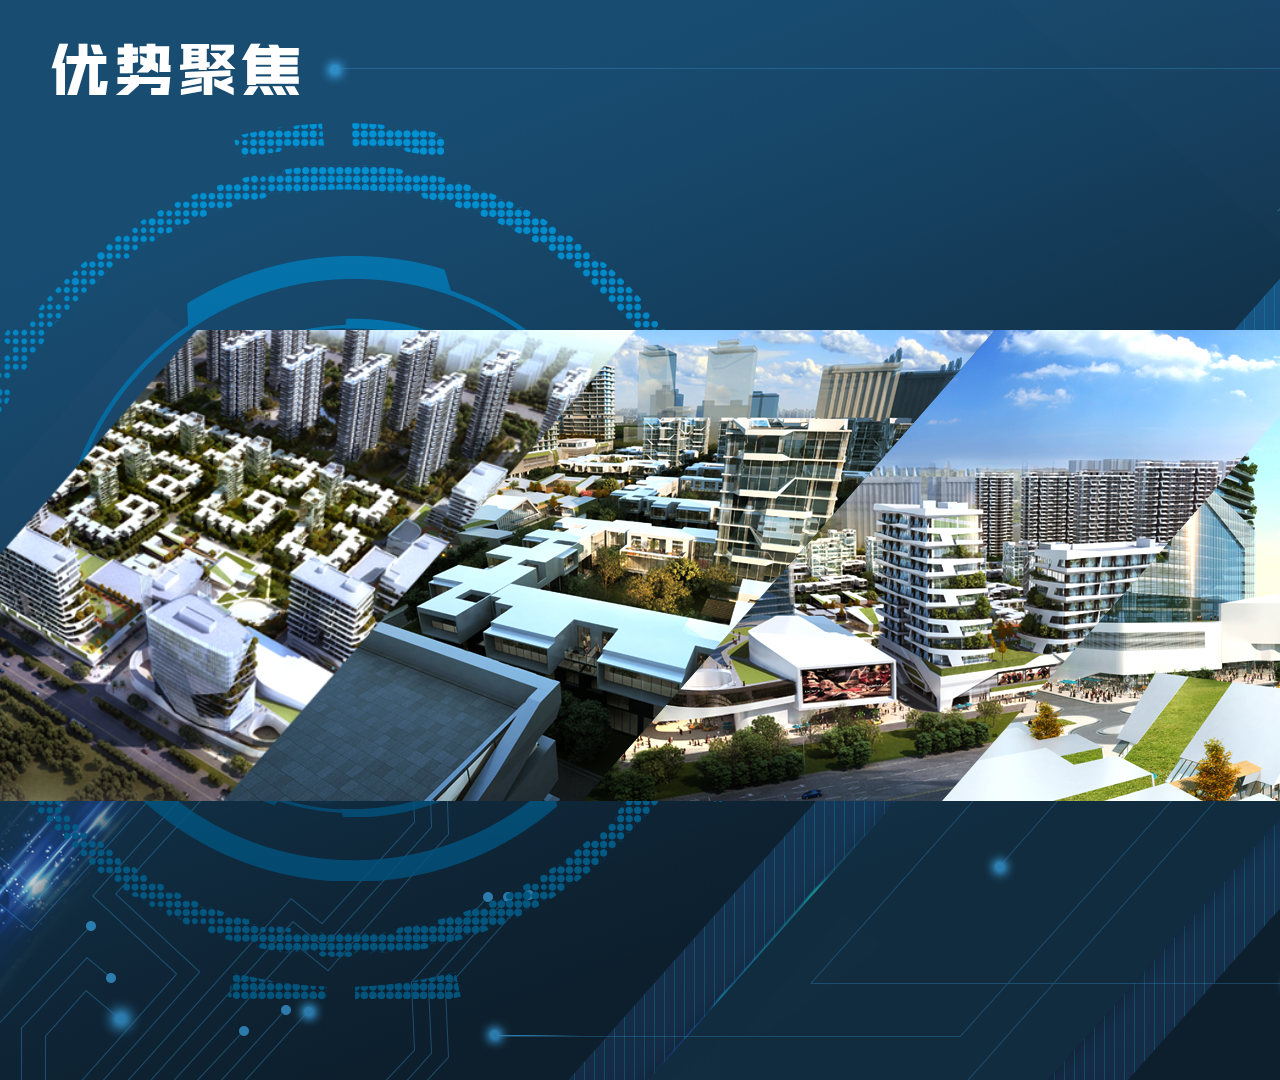
<file: index.html>
<!DOCTYPE html>
<html>
<head>
	<meta charset="utf-8">
	<meta http-equiv="x-ua-compatible" content="ie=edge">
    <meta name="viewport" content="width=device-width,initial-scale=1.0, minimum-scale=1.0, maximum-scale=1.0, user-scalable=no"/>
	<title></title>
	<link rel="shortcut icon" type="image/x-icon" href="favicon.ico">
	<link rel="icon" type="image/x-icon" href="favicon.ico">
	<link rel="stylesheet" type="text/css" href="css/reset.css">
	<link rel="stylesheet" type="text/css" href="css/common.css">
	<link rel="stylesheet" type="text/css" href="css/animate.css">
	<link rel="stylesheet" type="text/css" href="css/animate.min.css">
	<script src="js/jquery-1.11.2.min.js"></script>
	<script src="js/index.js"></script>
</head>
<body>
	<div class="container">
		<h1 class="index-title">优势聚焦</h1>
		<ul class="btn-control">
			<li></li>
			<li></li>
			<li></li>
		</ul>
		<ul class="pic-box">
			<li></li>
			<li></li>
			<li></li>
			<li></li>
		</ul>
		<ul class="circle-pic">
			<li></li>
			<li></li>
			<li></li>
		</ul>
	</div>
</body>
</html>
</file>
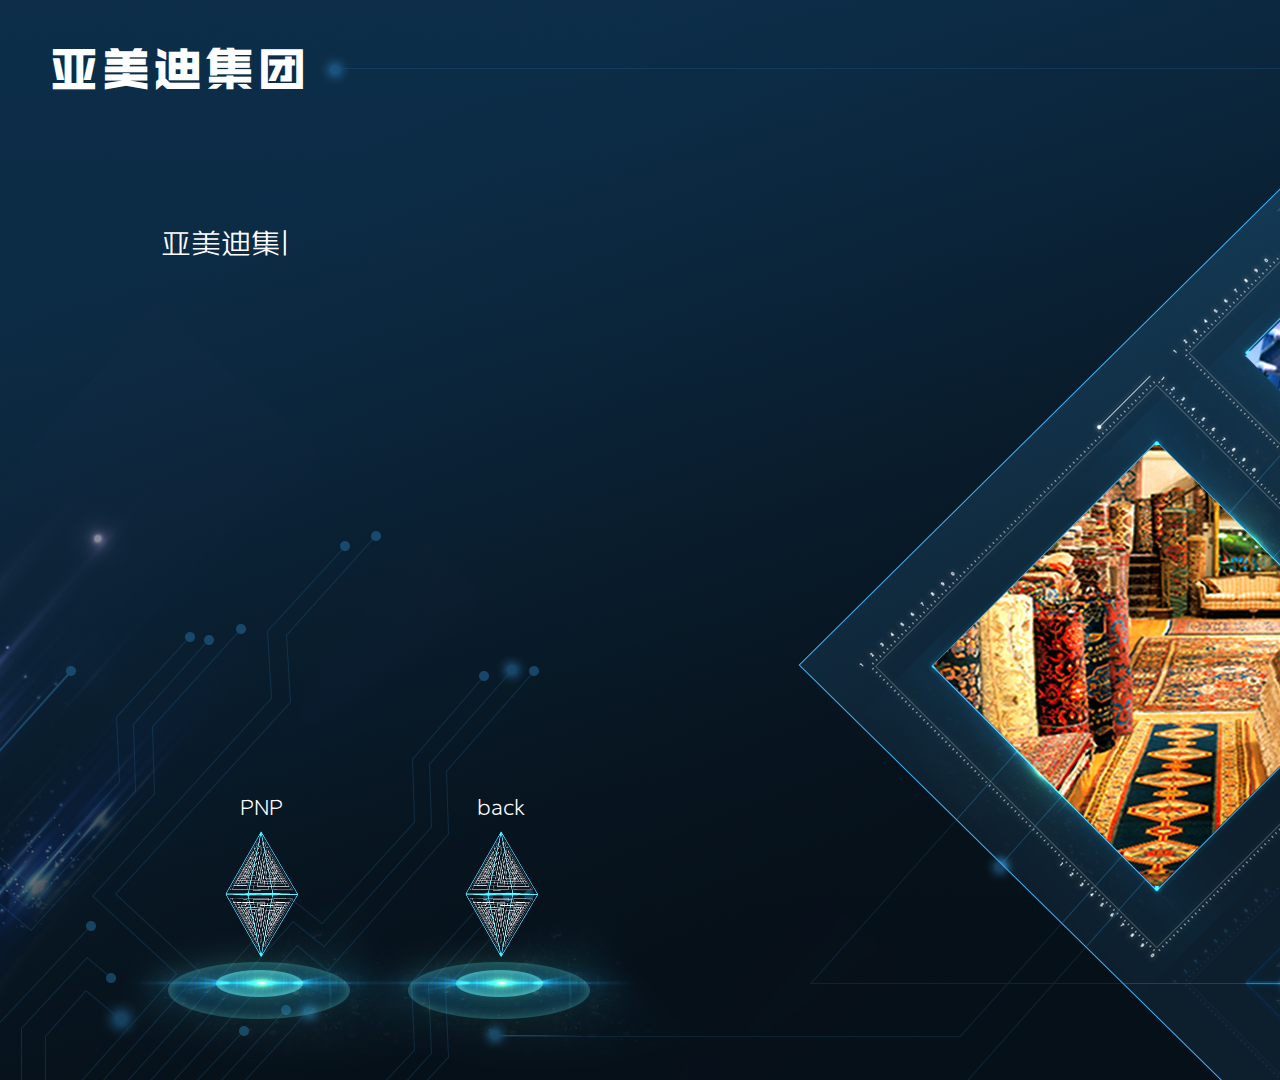
<file: page1.html>
<!DOCTYPE html>
<html>
<head>
	<meta charset="utf-8">
	<meta http-equiv="x-ua-compatible" content="ie=edge">
    <meta name="viewport" content="width=device-width,initial-scale=1.0, minimum-scale=1.0, maximum-scale=1.0, user-scalable=no"/>
	<title></title>
	<link rel="shortcut icon" type="image/x-icon" href="favicon.ico">
	<link rel="icon" type="image/x-icon" href="favicon.ico">
	<link rel="stylesheet" type="text/css" href="css/reset.css">
	<link rel="stylesheet" type="text/css" href="css/common.css">
	<link rel="stylesheet" type="text/css" href="css/animate.css">
	<link rel="stylesheet" type="text/css" href="css/typeit.css">
	<script src="js/jquery-1.11.2.min.js"></script>
	<script src="js/index.js"></script>
</head>
<body>
	<div class="page1-container">
		<h1 class="index-title page-title">亚美迪集团</h1>
		<ul class="page1-control">
			<li></li>
			<li alt="btn-back"></li>
		</ul>
		<div class="typeit-count"></div>
		<ul class="diamond-box">
			<li></li>
			<li></li>
			<li></li>
		</ul>
	</div>
	<!-- Typing effect -->
	<script src="js/typeit.js"></script>
	<script src="js/typeScript.js"></script>
</body>
</html>
</file>
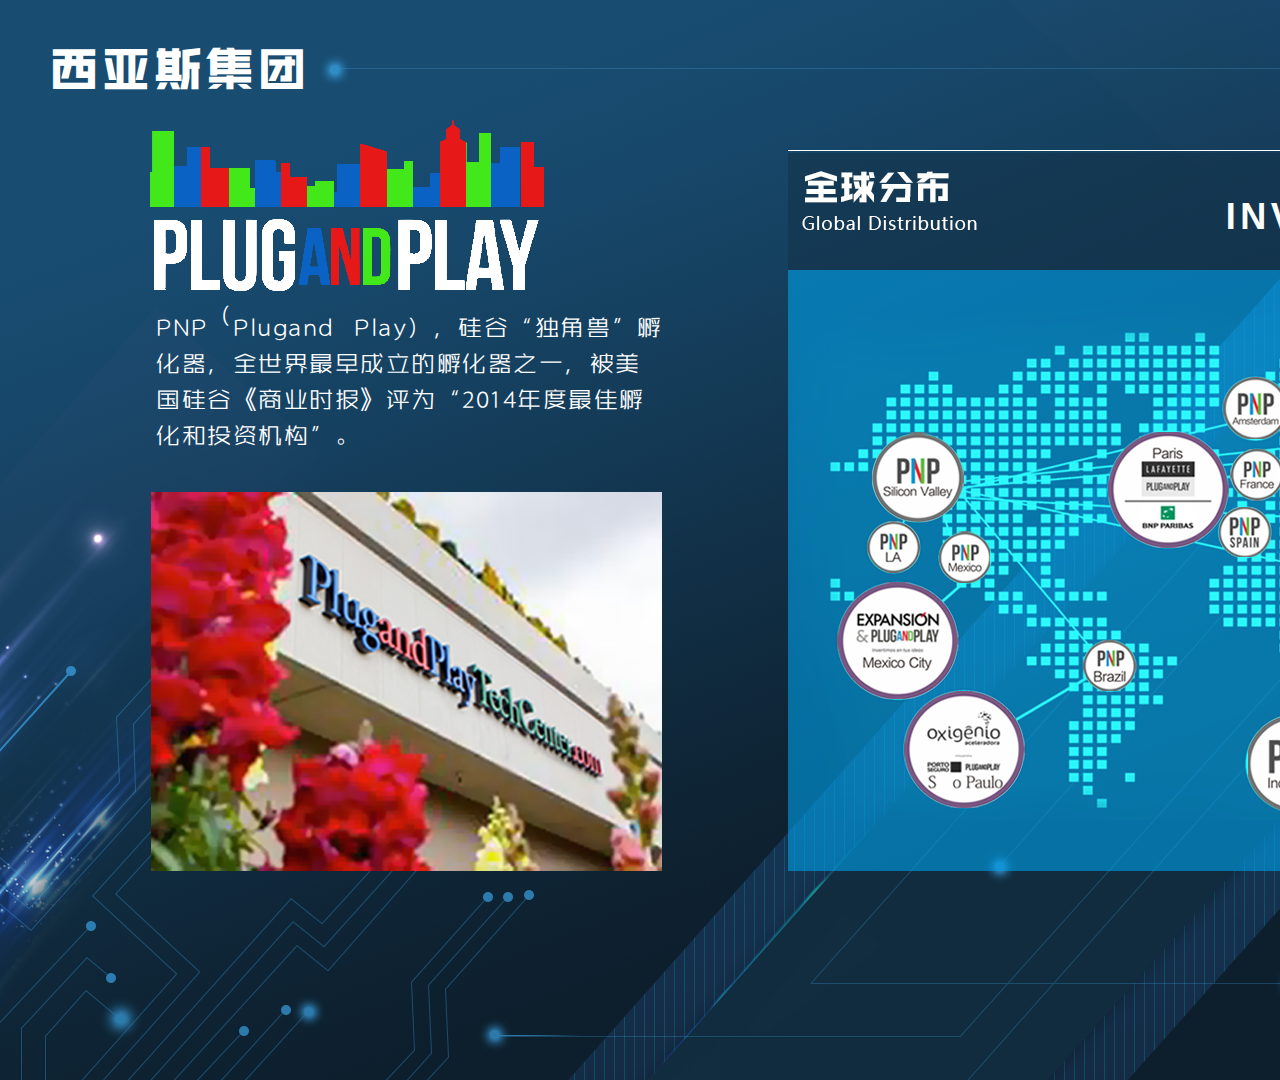
<file: page2.html>
<!DOCTYPE html>
<html>
<head>
	<meta charset="utf-8">
	<meta http-equiv="x-ua-compatible" content="ie=edge">
    <meta name="viewport" content="width=device-width,initial-scale=1.0, minimum-scale=1.0, maximum-scale=1.0, user-scalable=no"/>
	<title></title>
	<link rel="shortcut icon" type="image/x-icon" href="favicon.ico">
	<link rel="icon" type="image/x-icon" href="favicon.ico">
	<link rel="stylesheet" type="text/css" href="css/reset.css">
	<link rel="stylesheet" type="text/css" href="css/common.css">
	<link rel="stylesheet" type="text/css" href="css/animate.css">
	<script src="js/jquery-1.11.2.min.js"></script>
	<script src="js/index.js"></script>
	<!-- 跳动的文字效果 -->
	<script src="beattext/beattext.js"></script>
	<script src="beattext/easying.js"></script>
	<script src="beattext/beatScript.js"></script>
</head>
<body>
	<div class="container">
		<h1 class="index-title page-title">西亚斯集团</h1>
  	<div id="roloadText" class="page2-txt">
  		PNP（Plugand Play），硅谷“独角兽”孵化器，全世界最早成立的孵化器之一，被美国硅谷《商业时报》评为“2014年度最佳孵化和投资机构”。
  	</div>
  	<div id="roloadText2" class="page2-ENText">
  		INVESTMENT SITUATION
  	</div>
		<ul class="page-control p2-control">
			<li alt="btn-back">
				<span></span>
				<span></span>
			</li>
			<li alt="btn-home">
				<span></span>
				<span></span>
			</li>
		</ul>
		<div class="page2-boxL"></div>
		<div class="page2-boxR"></div>
	</div>
</body>
</html>
</file>
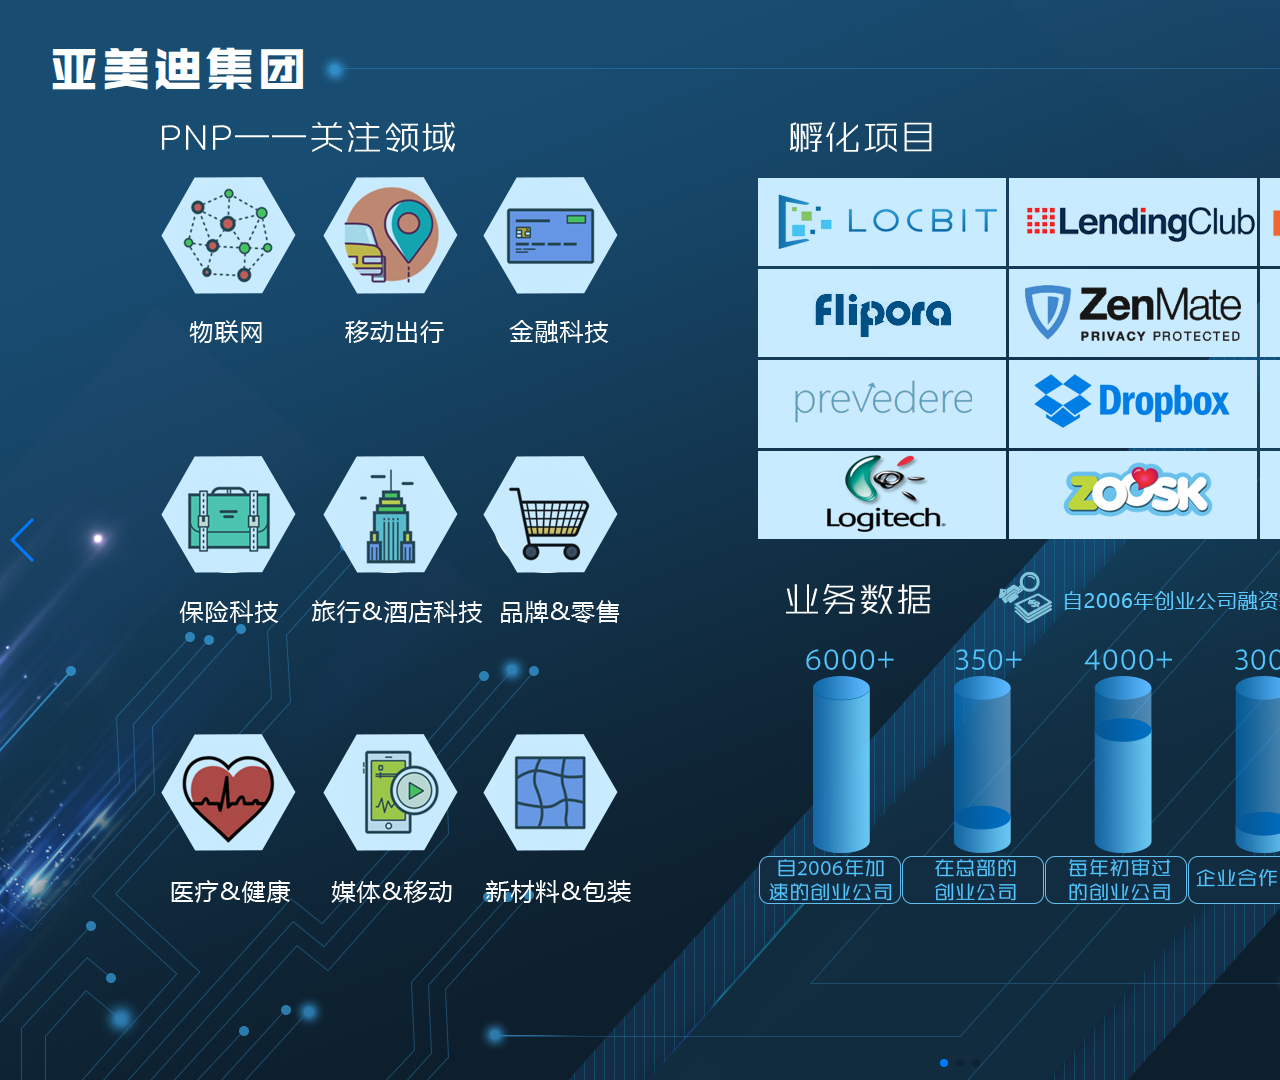
<file: PNP.html>
<!DOCTYPE html>
<html>
<head>
	<meta charset="utf-8">
	<meta http-equiv="x-ua-compatible" content="ie=edge">
    <meta name="viewport" content="width=device-width,initial-scale=1.0, minimum-scale=1.0, maximum-scale=1.0, user-scalable=no"/>
	<title></title>
	<link rel="shortcut icon" type="image/x-icon" href="favicon.ico">
	<link rel="icon" type="image/x-icon" href="favicon.ico">
	<link rel="stylesheet" type="text/css" href="css/reset.css">
	<link rel="stylesheet" type="text/css" href="css/common.css">
	<link rel="stylesheet" type="text/css" href="css/animate.css">
	<link rel="stylesheet" type="text/css" href="css/animate.min.css">
	<link rel="stylesheet" type="text/css" href="swiper/swiper.min.css">
	<script src="js/jquery-1.11.2.min.js"></script>
	<script src="js/index.js"></script>
</head>
<body>
	<div class="container">
		<h1 class="index-title page-title">亚美迪集团</h1>
		<ul class="page-control p2-control">
			<li alt="btn-back">
				<span></span>
				<span></span>
			</li>
			<li alt="btn-home">
				<span></span>
				<span></span>
			</li>
		</ul>
		<!-- Swiper -->
	  <div class="swiper-container">
	    <div class="swiper-wrapper">
	      <div class="swiper-slide">
	      	<div class="PNP-boxL ani" swiper-animate-effect="fadeInLeft" swiper-animate-duration="1s" swiper-animate-delay="0.6s"></div>
					<div class="PNP-boxR">
						<div class="PNP-box1 ani" swiper-animate-effect="fadeInUp" swiper-animate-duration="1s" swiper-animate-delay="0.3s"></div>
						<div class="PNP-box2 ani" swiper-animate-effect="fadeInUp" swiper-animate-duration="1s" swiper-animate-delay="0.6s"></div>
					</div>
	      </div>
	      <div class="swiper-slide">

				</div>
	      <div class="swiper-slide">Slide 3</div>
	    </div>
	    <!-- Add Pagination -->
	    <div class="swiper-pagination"></div>
	    <!-- Add Arrows -->
	    <div class="swiper-button-next"></div>
	    <div class="swiper-button-prev"></div>
	  </div>


	</div>
	<script src="swiper/swiper.min.js"></script>
	<script src="swiper/swiper.animate1.0.3.min.js"></script>
	<script src="swiper/swiperScript.js"></script>

</body>
</html>
</file>
<file: css/common.css>
@font-face {
  font-family: boldFont;
  src: url('../fonts/bold.TTF');
}

@font-face {
  font-family: thinFont;
  src: url('../fonts/thin.TTF');
}

* {
	box-sizing: border-box;
	-webkit-box-sizing: border-box;
	-moz-box-sizing: border-box;
	font-family: thinFont!important;
	color: #fff;
}

html,
body {
	width: 100%;
	height: 100%;
	/*overflow: hidden;*/
}

.container {
	width: 1920px;
	height: 1080px;
	background: url(../images/bg.png) no-repeat center #081928;
	background-size: 100% auto;
	position: relative;
}

.index-title {
	font-size: 60px;
	line-height: 70px;
	letter-spacing: 4px;
	font-family: boldFont!important;
	position: absolute;
	left: 50px;
  top: 36px;
}

.page-title { font-size: 48px;}

.btn-control {
	position: absolute;
	right: 56px;
	bottom: 50px;
	z-index: 999;
}

.btn-control li {
	width: 372px;
	height: 91px;
	margin-bottom: 2px;
}

.btn-control li:nth-of-type(1) {
	background: url(../images/btn1-nol.png) no-repeat center;
	background-size: 100% auto;
}

.btn-control li:nth-of-type(2) {
	background: url(../images/btn2-nol.png) no-repeat center;
	background-size: 100% auto;
}

.btn-control li:nth-of-type(3) {
	background: url(../images/btn3-nol.png) no-repeat center;
	background-size: 100% auto;
}

.pic-box {
	position: absolute;
	z-index: 2;
}

.pic-box li {
	width: 773px;
	height:471px;
	position: absolute;
	top: 330px;
}

.pic-box li:nth-of-type(1) {
	left: 941px;
	background: url(../images/pic1-1.png) no-repeat center;
	background-size: 100% auto;
}

.pic-box li:nth-of-type(2) {
	left: 582px;
	background: url(../images/pic1-2.png) no-repeat center;
	background-size: 100% auto;
  animation-delay: 0.3s; /*动画延迟时间*/
  -webkit-animation-delay: 0.3s;
}

.pic-box li:nth-of-type(3) {
	left: 222px;
	background: url(../images/pic1-3.png) no-repeat center;
	background-size: 100% auto;
  animation-delay: 0.6s;
  -webkit-animation-delay: 0.6s;
}

.pic-box li:nth-of-type(4) {
	left: -92px;
	background: url(../images/pic1-4.png) no-repeat center;
	background-size: 100% auto;
  animation-delay: 0.9s;
  -webkit-animation-delay: 0.9s;
}

.circle-pic li:nth-of-type(1) {
	width: 888px;
	height: 888px;
	background: url(../images/circle-1.png) no-repeat center;
	background-size: 100% auto;
	position: absolute;
	left: -100px;
	top: 117px;
}

.circle-pic li:nth-of-type(2) {
	width: 626px;
	height: 626px;
	background: url(../images/circle-2.png) no-repeat center;
	background-size: 100% auto;
	position: absolute;
	left: 43px;
	top: 255px;
}

.circle-pic li:nth-of-type(3) {
	width: 500px;
	height: 500px;
	background: url(../images/circle-3.png) no-repeat center;
	background-size: 100% auto;
	position: absolute;
	left: 104px;
	top: 317px;
}

/*page1*/
.page1-container {
	width: 1920px;
	height: 1080px;
	background: url(../images/page1-bg.png) no-repeat center #081928;
	background-size: 100% auto;
	position: relative;
}

.page1-control li {
  width: 182px;
  height: 186px;
  background: url(../images/btn-gif-bg.gif) no-repeat center;
  background-size: 112px 150px;
  position: absolute;
  bottom: 98px;
}

.page1-control li:nth-of-type(1) {
	left: 170px;
}

.page1-control li:nth-of-type(2) {
	left: 410px;
}

.page1-control li:before {
	width: 100%;
	font-size: 22px;
	font-weight: lighter;
	text-align: center;
	position: absolute;
	left: 0;
	top: 0;
}

.page1-control li:nth-of-type(1):before {
	content: "PNP";
}

.page1-control li:nth-of-type(2):before {
	content: "back";
}

.diamond-box li {
	width: 448px;
	height: 448px;
	position: absolute;
}

.diamond-box li:nth-of-type(1) {
	background: url(../images/diamond-1.png) no-repeat center;
	background-size: 100% auto;
	top: 132px;
	right: 227px;
}

.diamond-box li:nth-of-type(2) {
	background: url(../images/diamond-2.png) no-repeat center;
	background-size: 100% auto;
	top: 441px;
	right: 539px;
}

.diamond-box li:nth-of-type(3) {
	background: url(../images/diamond-3.png) no-repeat center;
	background-size: 100% auto;
	top: 442px;
  right: -89px;
}

/*page2*/
.page2-txt {
	width: 506px;
	font-size: 24px;
	line-height: 36px;
	letter-spacing: 1.5px;
	text-align: justify;
	position: absolute;
  left: 156px;
	top: 310px;
}

.page2-ENText {
	font-size: 36px;
  letter-spacing: 4.5px;
  font-family: Arial!important;
  font-weight: bold;
  position: absolute;
  right: 168px;
  top: 196px;
  z-index: 2;
}

.page2-ENText span {
	font-family: Arial!important;
}

.page-control li {
	width: 121px;
	height: 121px;
	background: url(../images/btn-bg.png) no-repeat center;
	background-size: 100% auto;
	position: absolute;
	bottom: 39px;
	z-index: 2;
}

.page-control li span {
	width: 100%;
	height: 100%;
	display: block;
}

.p2-control li:nth-of-type(1) { right: 212px;}
.p2-control li:nth-of-type(2) { right: 72px;}

.p2-control li span:nth-of-type(1) {
	background: url(../images/btn-bg-nol.png) no-repeat center;
	background-size: 100% auto;
}

.p2-control li span:nth-of-type(2) {
	position: absolute;
	left: 0;
	top: 0;
}

.p2-control li:nth-of-type(1) span:nth-of-type(2) {
	background: url(../images/btn-back-nol.png) no-repeat center;
	background-size: 100% auto;
}

.p2-control li:nth-of-type(2) span:nth-of-type(2) {
	background: url(../images/btn-home-nol.png) no-repeat center;
	background-size: 100% auto;
}


.page2-boxL {
	width: 512px;
	height: 751px;
	background: url(../images/pic2-1.png) no-repeat center;
	background-size: 100% auto;
	position: absolute;
	left: 150px;
	top: 120px;
}

.page2-boxR {
	width: 974px;
	height: 721px;
	background: url(../images/pic2-2.png) no-repeat center;
	background-size: 100% auto;
	position: absolute;
	right: 158px;
	top: 150px;
}

/*page3*/
.page3-title { font-size: 40px;}

/*PNP*/
.swiper-container {
	width: 1920px;
	height: 1080px;
}

.PNP-boxL {
	width: 470px;
	height: 781px;
	background: url(../images/pic3-1.png) no-repeat center;
	background-size: 100% auto;
	position: absolute;
	left: 161px;
	top: 122px;
}

.PNP-box1 {
	width: 1001px;
	height: 417px;
	background: url(../images/pic3-2.png) no-repeat center;
	background-size: 100% auto;
	position: absolute;
	top: 122px;
	right: 161px;
}

.PNP-box2 {
	width: 1000px;
	height: 332px;
	background: url(../images/pic3-3.png) no-repeat center;
	background-size: 100% auto;
	position: absolute;
	top: 572px;
	right: 161px;
}
</file>
<file: css/typeit.css>
@-webkit-keyframes blink {
  0% {
    opacity: 1;
  }
  50% {
    opacity: 0;
  }
  100% {
    opacity: 1;
  }
}

@keyframes blink {
  0% {
    opacity: 1;
  }
  50% {
    opacity: 0;
  }
  100% {
    opacity: 1;
  }
}


.typeit-count {
  width: 746px;
  line-height: 36px;
  font-weight: lighter;
  text-align: justify;
  position: absolute;
  left: 160px;
  top: 224px;
}

.typeit-count p:nth-of-type(1) {
  font-size: 30px;
  margin-bottom: 36px;
}

.typeit-count p:nth-of-type(2) {
  font-size: 24px;
}

.ti-container {
  display: block;
  font-size: inherit;
}

.ti-text-container {
  position: relative;
  display: inline;
  font-size: inherit;
}

.ti-text-container:before {
  content: '';
  display: inline-block;
  width: 1px;
  height: 1em;
  position: relative;
}

.ti-text-container.active-container.ti-cursor:after {
  display: inline;
}

.ti-cursor:after {
  display: none;
  content: '|';
  bottom: .05em;
  right: -.25em;
  position: absolute;
  line-height: normal;
  font-size: inherit;
  -webkit-animation: blink 1s infinite;
          animation: blink 1s infinite;
}
</file>
